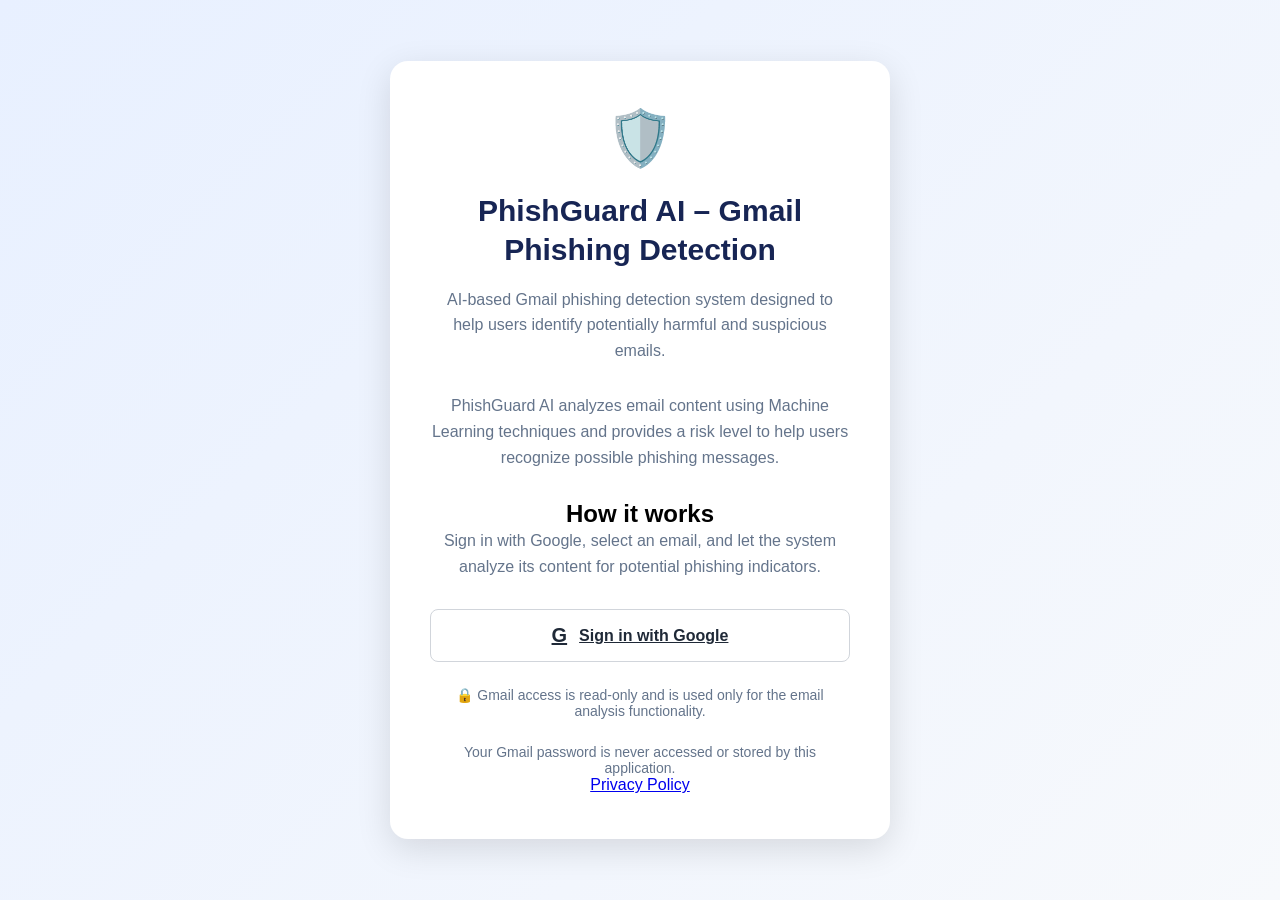
<file: index.html>
<!DOCTYPE html>
<html lang="en">
<head>
    <meta charset="UTF-8">
    <meta name="viewport" content="width=device-width, initial-scale=1.0">

    <title>PhishGuard AI – Gmail Phishing Detection</title>

    <link rel="stylesheet" href="style.css">
</head>

<body class="page-login">

    <div class="login-container">

        <div class="login-card">

            <div class="logo">
                🛡️
            </div>

            <h1>PhishGuard AI – Gmail Phishing Detection</h1>

            <p class="description">
                AI-based Gmail phishing detection system designed
                to help users identify potentially harmful and
                suspicious emails.
            </p>

            <p class="description">
                PhishGuard AI analyzes email content using
                Machine Learning techniques and provides a
                risk level to help users recognize possible
                phishing messages.
            </p>

            <h2>How it works</h2>

            <p class="description">
                Sign in with Google, select an email, and let the
                system analyze its content for potential phishing
                indicators.
            </p>

            <a href="/login" id="googleSignInBtn" class="google-btn">
                <span class="google-icon">G</span>
                <span>Sign in with Google</span>
            </a>

            <p class="security-note">
                🔒 Gmail access is read-only and is used only
                for the email analysis functionality.
            </p>

            <p class="security-note">
                Your Gmail password is never accessed or stored
                by this application.
            </p>

            <p class="privacy-link">
                <a href="/privacy">Privacy Policy</a>
            </p>

        </div>

    </div>

    <script src="script.js"></script>

</body>
</html>
</file>
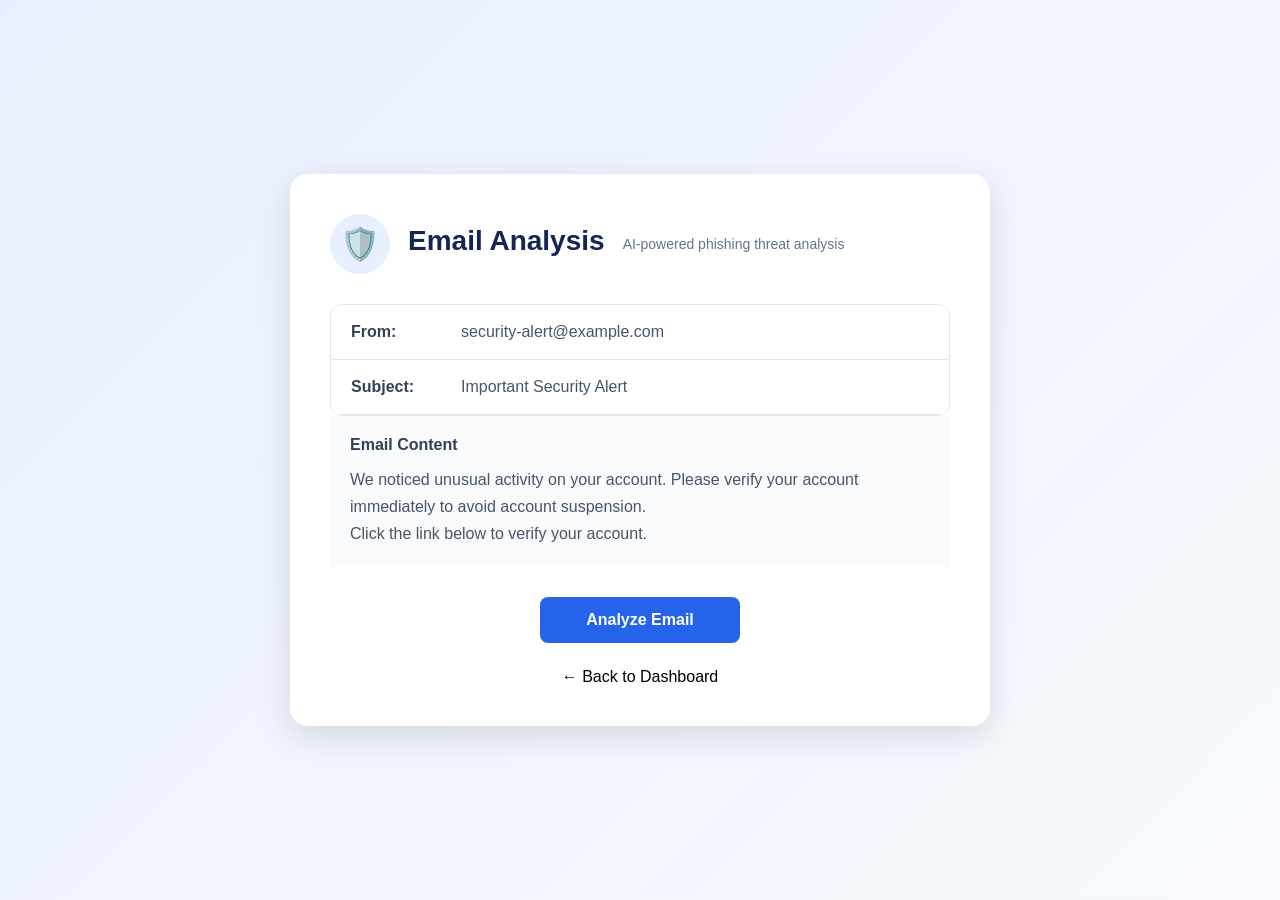
<file: analysis.html>
<!DOCTYPE html>
<html lang="en">
<head>
    <meta charset="UTF-8">
    <meta name="viewport" content="width=device-width, initial-scale=1.0">

    <title>Email Analysis - Phishing Detection</title>

    <link rel="stylesheet" href="style.css">
</head>

<body class="page-analysis">

    <div class="analysis-container">

        <div class="analysis-card">

            <div class="analysis-header">

                <div class="shield-icon">🛡️</div>

                <h1>Email Analysis</h1>

                <p>AI-powered phishing threat analysis</p>

            </div>


            <div class="email-details">

                <div class="detail-row">
                    <strong>From:</strong>
                    <span>security-alert@example.com</span>
                </div>

                <div class="detail-row">
                    <strong>Subject:</strong>
                    <span>Important Security Alert</span>
                </div>

            </div>


            <div class="content-box">

                <strong>Email Content</strong>

                <p>
                    We noticed unusual activity on your account.
                    Please verify your account immediately to avoid
                    account suspension.
                </p>

                <p>
                    Click the link below to verify your account.
                </p>

            </div>


            <div class="analysis-action">

                <button id="analyzeBtn" class="btn-primary">
                    Analyze Email
                </button>

                <p id="analyzingNote" hidden>
                    🔍 Analyzing email...
                </p>

            </div>


            <div class="back-section">

                <a href="/dashboard"></a>
                    ← Back to Dashboard
                </a>

            </div>

        </div>

    </div>


    <script src="script.js"></script>

</body>
</html>
</file>
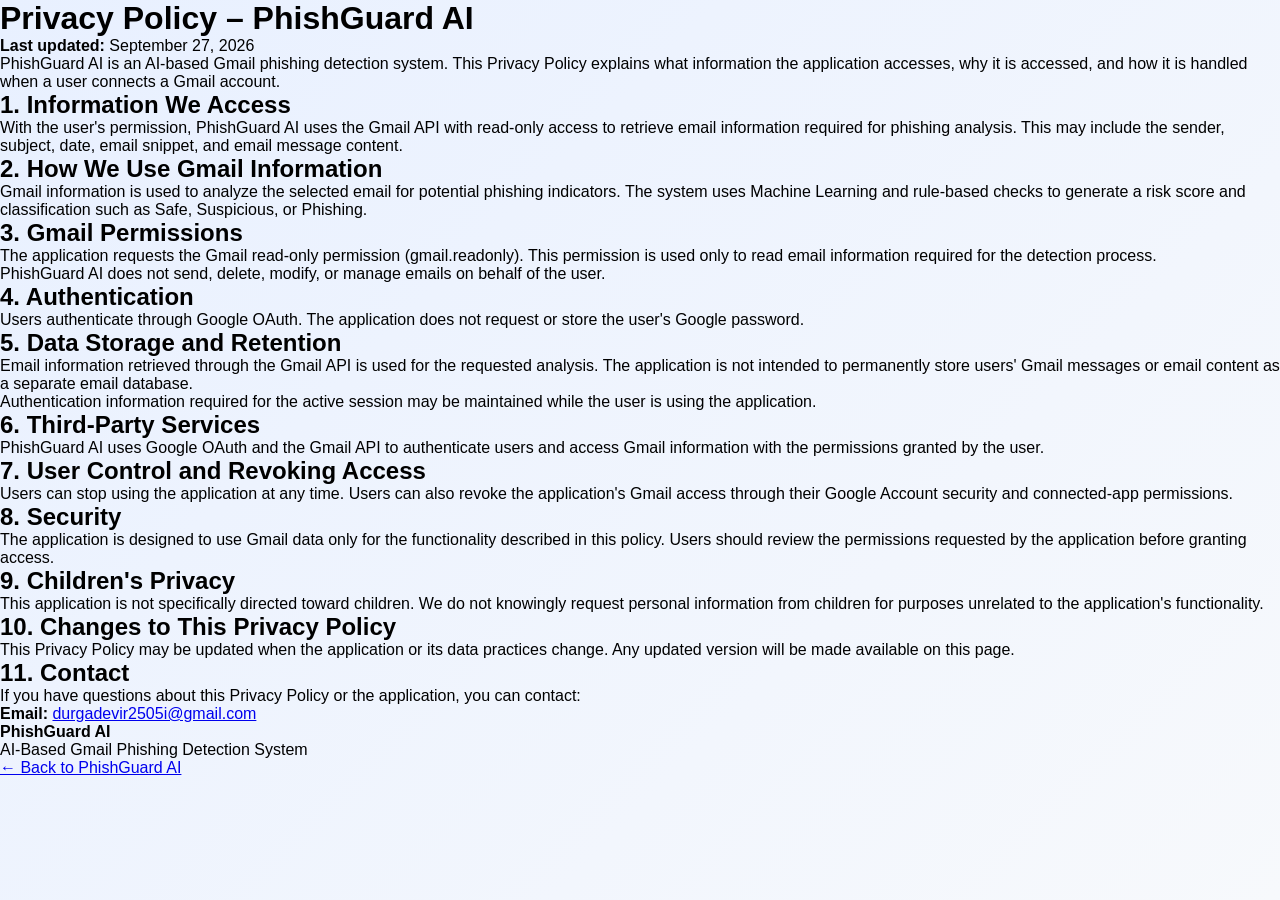
<file: privacy.html>
<!DOCTYPE html>
<html lang="en">
<head>
    <meta charset="UTF-8">
    <meta name="viewport" content="width=device-width, initial-scale=1.0">

    <title>Privacy Policy – PhishGuard AI</title>

    <link rel="stylesheet" href="style.css">
</head>

<body>

    <div class="privacy-container">

        <div class="privacy-card">

            <h1>Privacy Policy – PhishGuard AI</h1>

            <p><strong>Last updated:</strong> September 27, 2026</p>

            <p>
                PhishGuard AI is an AI-based Gmail phishing detection system.
                This Privacy Policy explains what information the application
                accesses, why it is accessed, and how it is handled when a
                user connects a Gmail account.
            </p>

            <h2>1. Information We Access</h2>

            <p>
                With the user's permission, PhishGuard AI uses the Gmail API
                with read-only access to retrieve email information required
                for phishing analysis. This may include the sender, subject,
                date, email snippet, and email message content.
            </p>

            <h2>2. How We Use Gmail Information</h2>

            <p>
                Gmail information is used to analyze the selected email for
                potential phishing indicators. The system uses Machine
                Learning and rule-based checks to generate a risk score and
                classification such as Safe, Suspicious, or Phishing.
            </p>

            <h2>3. Gmail Permissions</h2>

            <p>
                The application requests the Gmail read-only permission
                (gmail.readonly). This permission is used only to read email
                information required for the detection process.
            </p>

            <p>
                PhishGuard AI does not send, delete, modify, or manage emails
                on behalf of the user.
            </p>

            <h2>4. Authentication</h2>

            <p>
                Users authenticate through Google OAuth. The application does
                not request or store the user's Google password.
            </p>

            <h2>5. Data Storage and Retention</h2>

            <p>
                Email information retrieved through the Gmail API is used for
                the requested analysis. The application is not intended to
                permanently store users' Gmail messages or email content as a
                separate email database.
            </p>

            <p>
                Authentication information required for the active session
                may be maintained while the user is using the application.
            </p>

            <h2>6. Third-Party Services</h2>

            <p>
                PhishGuard AI uses Google OAuth and the Gmail API to
                authenticate users and access Gmail information with the
                permissions granted by the user.
            </p>

            <h2>7. User Control and Revoking Access</h2>

            <p>
                Users can stop using the application at any time. Users can
                also revoke the application's Gmail access through their
                Google Account security and connected-app permissions.
            </p>

            <h2>8. Security</h2>

            <p>
                The application is designed to use Gmail data only for the
                functionality described in this policy. Users should review
                the permissions requested by the application before granting
                access.
            </p>

            <h2>9. Children's Privacy</h2>

            <p>
                This application is not specifically directed toward children.
                We do not knowingly request personal information from children
                for purposes unrelated to the application's functionality.
            </p>

            <h2>10. Changes to This Privacy Policy</h2>

            <p>
                This Privacy Policy may be updated when the application or its
                data practices change. Any updated version will be made
                available on this page.
            </p>

            <h2>11. Contact</h2>

            <p>
                If you have questions about this Privacy Policy or the
                application, you can contact:
            </p>

            <p>
                <strong>Email:</strong>
                <a href="mailto:durgadevir2505i@gmail.com">
                    durgadevir2505i@gmail.com
                </a>
            </p>

            <p>
                <strong>PhishGuard AI</strong><br>
                AI-Based Gmail Phishing Detection System
            </p>

            <p>
                <a href="/">← Back to PhishGuard AI</a>
            </p>

        </div>

    </div>

</body>
</html>
</file>
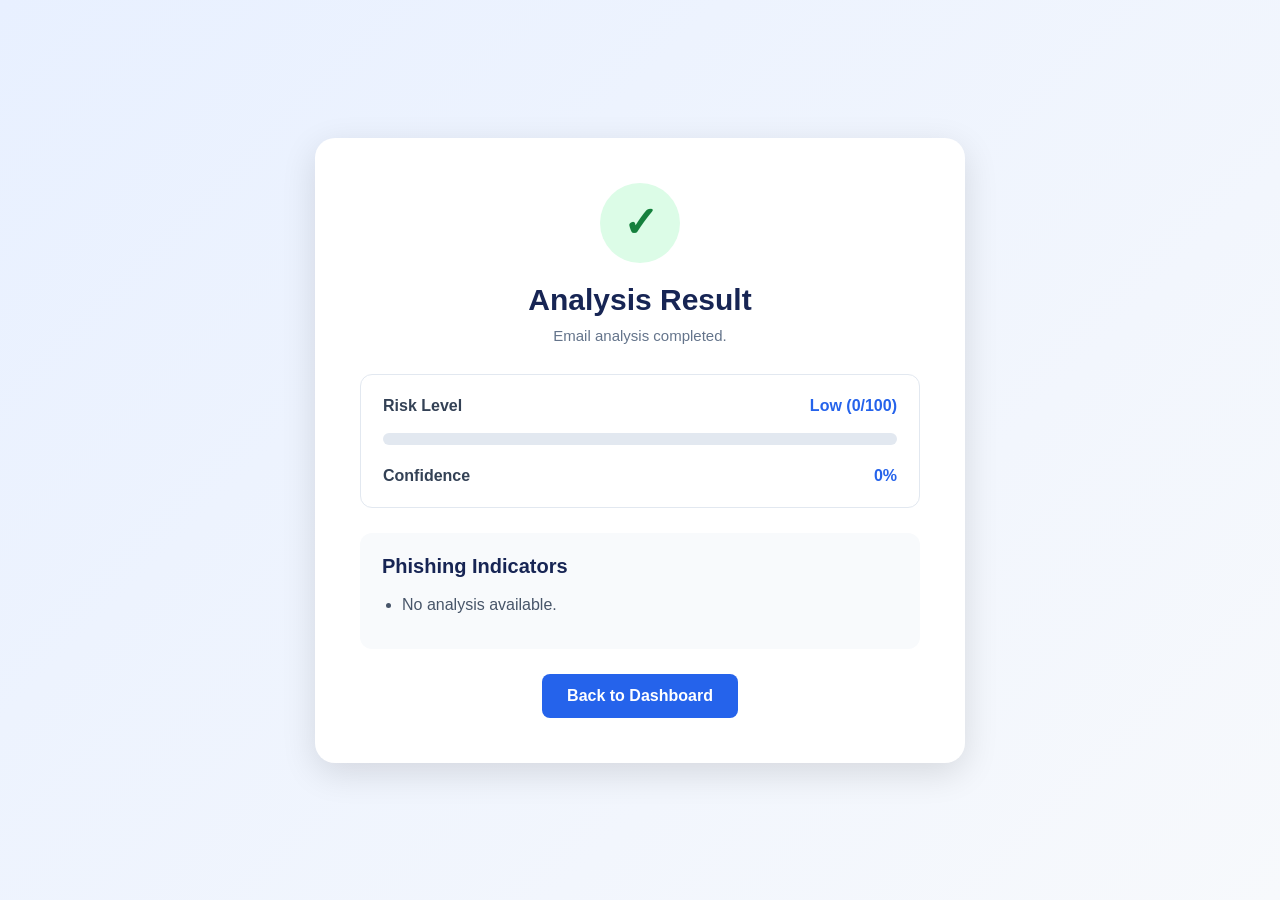
<file: result.html>
<!DOCTYPE html>
<html lang="en">
<head>
    <meta charset="UTF-8">
    <meta name="viewport" content="width=device-width, initial-scale=1.0">

    <title>Analysis Result - Phishing Detection</title>

    <link rel="stylesheet" href="style.css">
</head>

<body class="page-result">

    <div class="result-container">

        <div class="result-card">

            <div id="statusIcon" class="status-icon">
                ✓
            </div>

            <h1 id="statusLabel">
                Analysis Result
            </h1>

            <p id="statusSub">
                Email analysis completed.
            </p>


            <div class="result-section">

                <div class="result-row">
                    <strong>Risk Level</strong>

                    <span id="riskValue">
                        Low (0/100)
                    </span>
                </div>


                <div class="risk-bar-container">

                    <div
                        id="riskBar"
                        class="risk-bar">
                    </div>

                </div>


                <div class="result-row">

                    <strong>Confidence</strong>

                    <span id="confidenceValue">
                        0%
                    </span>

                </div>

            </div>


            <div class="indicators-section">

                <h2>Phishing Indicators</h2>

                <ul id="indicatorsList">
                    <li>
                        No analysis available.
                    </li>
                </ul>

            </div>


            <div class="result-actions">

                <a
                    href="/dashboard"
                    class="btn-primary">
                    Back to Dashboard
                </a>

            </div>

        </div>

    </div>


    <script src="script.js"></script>

</body>
</html>
</file>
<file: style.css>
* {
    margin: 0;
    padding: 0;
    box-sizing: border-box;
}

body {
    font-family: Arial, sans-serif;
    min-height: 100vh;
    background: linear-gradient(135deg, #e8f0ff, #f7f9fc);
}

.login-container {
    min-height: 100vh;
    display: flex;
    justify-content: center;
    align-items: center;
    padding: 20px;
}

.login-card {
    width: 100%;
    max-width: 500px;
    background: white;
    padding: 45px 40px;
    border-radius: 18px;
    text-align: center;
    box-shadow: 0 10px 35px rgba(0, 0, 0, 0.12);
}

.logo {
    font-size: 55px;
    margin-bottom: 20px;
}

.login-card h1 {
    font-size: 30px;
    line-height: 1.3;
    color: #172554;
    margin-bottom: 18px;
}

.description {
    font-size: 16px;
    line-height: 1.6;
    color: #64748b;
    margin-bottom: 30px;
}

.google-btn {
    width: 100%;
    padding: 14px 20px;
    border: 1px solid #d1d5db;
    border-radius: 8px;
    background: white;
    color: #1f2937;
    font-size: 16px;
    font-weight: 600;
    cursor: pointer;
    display: flex;
    justify-content: center;
    align-items: center;
    gap: 12px;
    transition: 0.2s;
}

.google-btn:hover {
    background: #f8fafc;
    box-shadow: 0 4px 12px rgba(0, 0, 0, 0.08);
}

.google-icon {
    font-size: 20px;
    font-weight: bold;
}

.security-note {
    margin-top: 25px;
    font-size: 14px;
    color: #64748b;
}

@media (max-width: 600px) {
    .login-card {
        padding: 35px 25px;
    }

    .login-card h1 {
        font-size: 24px;
    }
}
                     







/* =========================
   Dashboard Page
   ========================= */

.page-dashboard {
    background: #f4f7fb;
    color: #172033;
}

.dashboard-container {
    min-height: 100vh;
    padding: 30px 50px;
}

.dashboard-header {
    display: flex;
    justify-content: space-between;
    align-items: center;
    gap: 25px;
    background: white;
    padding: 25px 30px;
    border-radius: 16px;
    box-shadow: 0 5px 20px rgba(0, 0, 0, 0.08);
    margin-bottom: 30px;
}

.dashboard-header h1 {
    font-size: 30px;
    color: #172554;
    margin-bottom: 8px;
}

.dashboard-header p {
    color: #64748b;
    font-size: 15px;
}

.user-section {
    display: flex;
    align-items: center;
    gap: 15px;
}

#userLabel {
    font-weight: 600;
    color: #334155;
}

.logout-btn {
    padding: 10px 18px;
    border: none;
    border-radius: 8px;
    background: #e2e8f0;
    color: #334155;
    font-weight: 600;
    cursor: pointer;
}

.logout-btn:hover {
    background: #cbd5e1;
}

/* Email section */

.email-section {
    background: white;
    padding: 30px;
    border-radius: 16px;
    box-shadow: 0 5px 20px rgba(0, 0, 0, 0.08);
}

.section-header {
    display: flex;
    justify-content: space-between;
    align-items: center;
    margin-bottom: 20px;
}

.section-header h2 {
    font-size: 24px;
    color: #172554;
}

#emailCount {
    color: #64748b;
    font-size: 14px;
}

/* Individual email */

.email-row {
    display: flex;
    justify-content: space-between;
    align-items: center;
    gap: 20px;
    padding: 22px 10px;
    border-bottom: 1px solid #e2e8f0;
}

.email-row:last-child {
    border-bottom: none;
}

.email-row-main {
    flex: 1;
}

.email-sender {
    font-weight: 700;
    font-size: 16px;
    color: #172033;
    margin-bottom: 6px;
}

.email-subject {
    font-weight: 600;
    color: #334155;
    margin-bottom: 6px;
}

.email-preview {
    color: #64748b;
    font-size: 14px;
    line-height: 1.5;
}

.btn-primary {
    padding: 11px 20px;
    border: none;
    border-radius: 8px;
    background: #2563eb;
    color: white;
    font-weight: 600;
    cursor: pointer;
    white-space: nowrap;
}

.btn-primary:hover {
    background: #1d4ed8;
}

/* Mobile */

@media (max-width: 700px) {

    .dashboard-container {
        padding: 15px;
    }

    .dashboard-header {
        flex-direction: column;
        align-items: flex-start;
    }

    .email-row {
        flex-direction: column;
        align-items: flex-start;
    }

    .btn-primary {
        width: 100%;
    }
}












/* =========================
   Analysis Page
   ========================= */

.page-analysis {
    min-height: 100vh;
    background: linear-gradient(135deg, #e8f0ff, #f7f9fc);
}

.analysis-container {
    min-height: 100vh;
    display: flex;
    justify-content: center;
    align-items: center;
    padding: 30px 20px;
}

.analysis-card {
    width: 100%;
    max-width: 700px;
    background: white;
    padding: 40px;
    border-radius: 18px;
    box-shadow: 0 10px 35px rgba(0, 0, 0, 0.12);
}

.analysis-header {
    display: flex;
    align-items: center;
    gap: 18px;
    margin-bottom: 30px;
    text-align: left;
}

.shield-icon {
    width: 60px;
    height: 60px;
    display: flex;
    justify-content: center;
    align-items: center;
    background: #e8f0ff;
    border-radius: 50%;
    font-size: 32px;
}

.analysis-header h1 {
    color: #172554;
    font-size: 28px;
    margin-bottom: 6px;
}

.analysis-header p {
    color: #64748b;
    font-size: 14px;
}

/* Email details */

.email-details {
    border: 1px solid #e2e8f0;
    border-radius: 12px;
    overflow: hidden;
}

.detail-row {
    display: flex;
    align-items: center;
    gap: 20px;
    padding: 18px 20px;
    border-bottom: 1px solid #e2e8f0;
}

.detail-row strong {
    width: 90px;
    color: #334155;
}

.detail-row span {
    color: #475569;
    flex: 1;
}

.content-box {
    padding: 20px;
    background: #f8fafc;
}

.content-box strong {
    display: block;
    color: #334155;
    margin-bottom: 12px;
}

.content-box p {
    color: #475569;
    line-height: 1.7;
}

/* Analyze section */

.analysis-action {
    text-align: center;
    margin-top: 30px;
}

.analysis-action .btn-primary {
    min-width: 200px;
    font-size: 16px;
    padding: 14px 25px;
}

#analyzingNote {
    margin-top: 15px;
    color: #64748b;
    font-size: 14px;
}

/* Back button */

.back-section {
    text-align: center;
    margin-top: 25px;
}

.back-section a {
    color: #2563eb;
    text-decoration: none;
    font-weight: 600;
}

.back-section a:hover {
    text-decoration: underline;
}


/* Mobile */

@media (max-width: 600px) {

    .analysis-card {
        padding: 25px 20px;
    }

    .analysis-header {
        align-items: flex-start;
    }

    .analysis-header h1 {
        font-size: 24px;
    }

    .detail-row {
        flex-direction: column;
        align-items: flex-start;
        gap: 6px;
    }

    .detail-row strong {
        width: auto;
    }
}

















/* =========================
   Result Page
   ========================= */

.page-result {
    min-height: 100vh;
    background: linear-gradient(135deg, #e8f0ff, #f7f9fc);
}

.result-container {
    min-height: 100vh;
    display: flex;
    justify-content: center;
    align-items: center;
    padding: 30px 20px;
}

.result-card {
    width: 100%;
    max-width: 650px;
    background: white;
    padding: 45px;
    border-radius: 20px;
    text-align: center;
    box-shadow: 0 10px 35px rgba(0, 0, 0, 0.12);
}

.status-icon {
    width: 80px;
    height: 80px;
    margin: 0 auto 20px;

    display: flex;
    justify-content: center;
    align-items: center;

    border-radius: 50%;

    background: #dcfce7;
    color: #15803d;

    font-size: 42px;
    font-weight: bold;
}

.result-card h1 {
    font-size: 30px;
    color: #172554;
    margin-bottom: 10px;
}

#statusSub {
    color: #64748b;
    font-size: 15px;
    margin-bottom: 30px;
}

/* Result information */

.result-section {
    text-align: left;
    border: 1px solid #e2e8f0;
    border-radius: 12px;
    padding: 22px;
    margin-bottom: 25px;
}

.result-row {
    display: flex;
    justify-content: space-between;
    align-items: center;
    gap: 15px;
    margin-bottom: 18px;
}

.result-row:last-child {
    margin-bottom: 0;
}

.result-row strong {
    color: #334155;
}

#riskValue,
#confidenceValue {
    font-weight: 700;
    color: #2563eb;
}

/* Risk bar */

.risk-bar-container {
    width: 100%;
    height: 12px;
    background: #e2e8f0;
    border-radius: 20px;
    overflow: hidden;
    margin-bottom: 22px;
}

.risk-bar {
    width: 0%;
    height: 100%;
    background: #2563eb;
    border-radius: 20px;
    transition: width 1s ease;
}

/* Indicators */

.indicators-section {
    text-align: left;
    background: #f8fafc;
    padding: 22px;
    border-radius: 12px;
    margin-bottom: 25px;
}

.indicators-section h2 {
    font-size: 20px;
    color: #172554;
    margin-bottom: 15px;
}

#indicatorsList {
    padding-left: 20px;
}

#indicatorsList li {
    color: #475569;
    margin-bottom: 10px;
    line-height: 1.5;
}

/* Button */

.result-actions {
    text-align: center;
}

.result-actions .btn-primary {
    display: inline-block;
    text-decoration: none;
    padding: 13px 25px;
}

/* Mobile */

@media (max-width: 600px) {

    .result-card {
        padding: 30px 20px;
    }

    .result-card h1 {
        font-size: 25px;
    }

    .result-row {
        flex-direction: column;
        align-items: flex-start;
    }
}
/* User Profile */

.user-section {
    display: flex;
    align-items: center;
    gap: 20px;
}

.user-profile {
    display: flex;
    align-items: center;
    gap: 10px;
}

.profile-circle {
    width: 42px;
    height: 42px;
    border-radius: 50%;
    display: flex;
    align-items: center;
    justify-content: center;
    background: #2563eb;
    color: white;
    font-size: 18px;
    font-weight: bold;
}

.user-info {
    display: flex;
    flex-direction: column;
    line-height: 1.3;
}

.user-name {
    font-size: 14px;
    font-weight: 600;
}

.user-email {
    font-size: 12px;
    opacity: 0.75;
}

.verified {
    display: inline-flex;
    align-items: center;
    justify-content: center;
    width: 16px;
    height: 16px;
    margin-left: 4px;
    border-radius: 50%;
    background: #16a34a;
    color: white;
    font-size: 11px;
    font-weight: bold;
}
/* Dashboard Summary */

.dashboard-summary {
    display: grid;
    grid-template-columns: repeat(5, 1fr);
    gap: 15px;
    margin-bottom: 25px;
}

.summary-card {
    background: white;
    padding: 18px;
    border-radius: 12px;
    text-align: center;
    box-shadow: 0 4px 12px rgba(0, 0, 0, 0.08);
}

.summary-card h3 {
    margin: 0 0 8px;
    font-size: 14px;
    color: #555;
}

.summary-card p {
    margin: 0;
    font-size: 28px;
    font-weight: bold;
}
</file>
